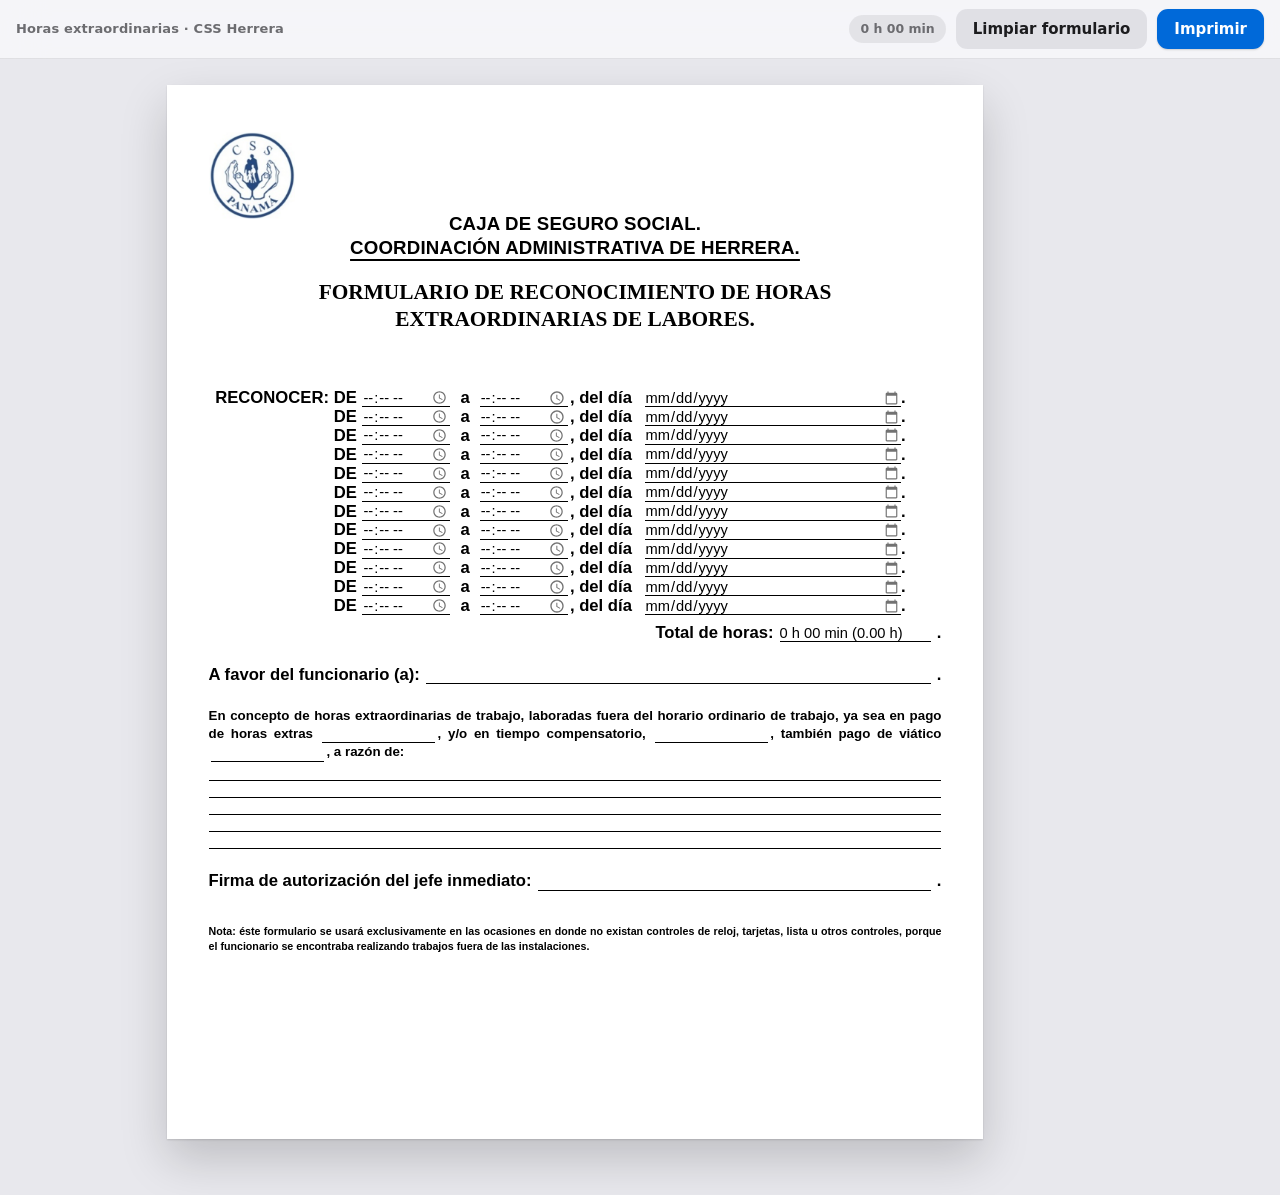
<file: index.html>
<!DOCTYPE html>
<html lang="es-PA">
<head>
<meta charset="utf-8">
<meta name="viewport" content="width=device-width, initial-scale=1, viewport-fit=cover">
<meta name="description" content="Formulario de Reconocimiento de Horas Extraordinarias de Labores — Caja de Seguro Social, Coordinación Administrativa de Herrera, Panamá.">
<title>Formulario de Reconocimiento de Horas Extraordinarias de Labores — CSS</title>
<link rel="stylesheet" href="css/estilos.css">
</head>
<body>

<noscript>
  <div class="aviso noscript">Este formulario necesita JavaScript activado para calcular las horas y generar la hoja imprimible.</div>
</noscript>

<!-- Barra de herramientas: SOLO pantalla, nunca se imprime -->
<header class="barra" id="barra">
  <div class="barra-titulo">Horas extraordinarias · CSS Herrera</div>
  <div class="barra-acciones">
    <span class="pildora" id="pildora-total" aria-live="polite">0 h 00 min</span>
    <button type="button" class="btn btn-secundario" id="btn-limpiar">Limpiar formulario</button>
    <button type="button" class="btn btn-primario" id="btn-imprimir">Imprimir</button>
  </div>
</header>

<!-- Escena de la hoja: SOLO pantalla (se escala en pantallas angostas) -->
<main class="zona-hoja" id="zona-hoja">
  <div class="encuadre" id="encuadre">
    <div class="escena" id="escena">
      <div class="hoja" id="hoja"><!-- se construye desde js/app.js --></div>
    </div>
  </div>
</main>

<script src="js/calculo.js"></script>
<script src="js/app.js"></script>
</body>
</html>
</file>
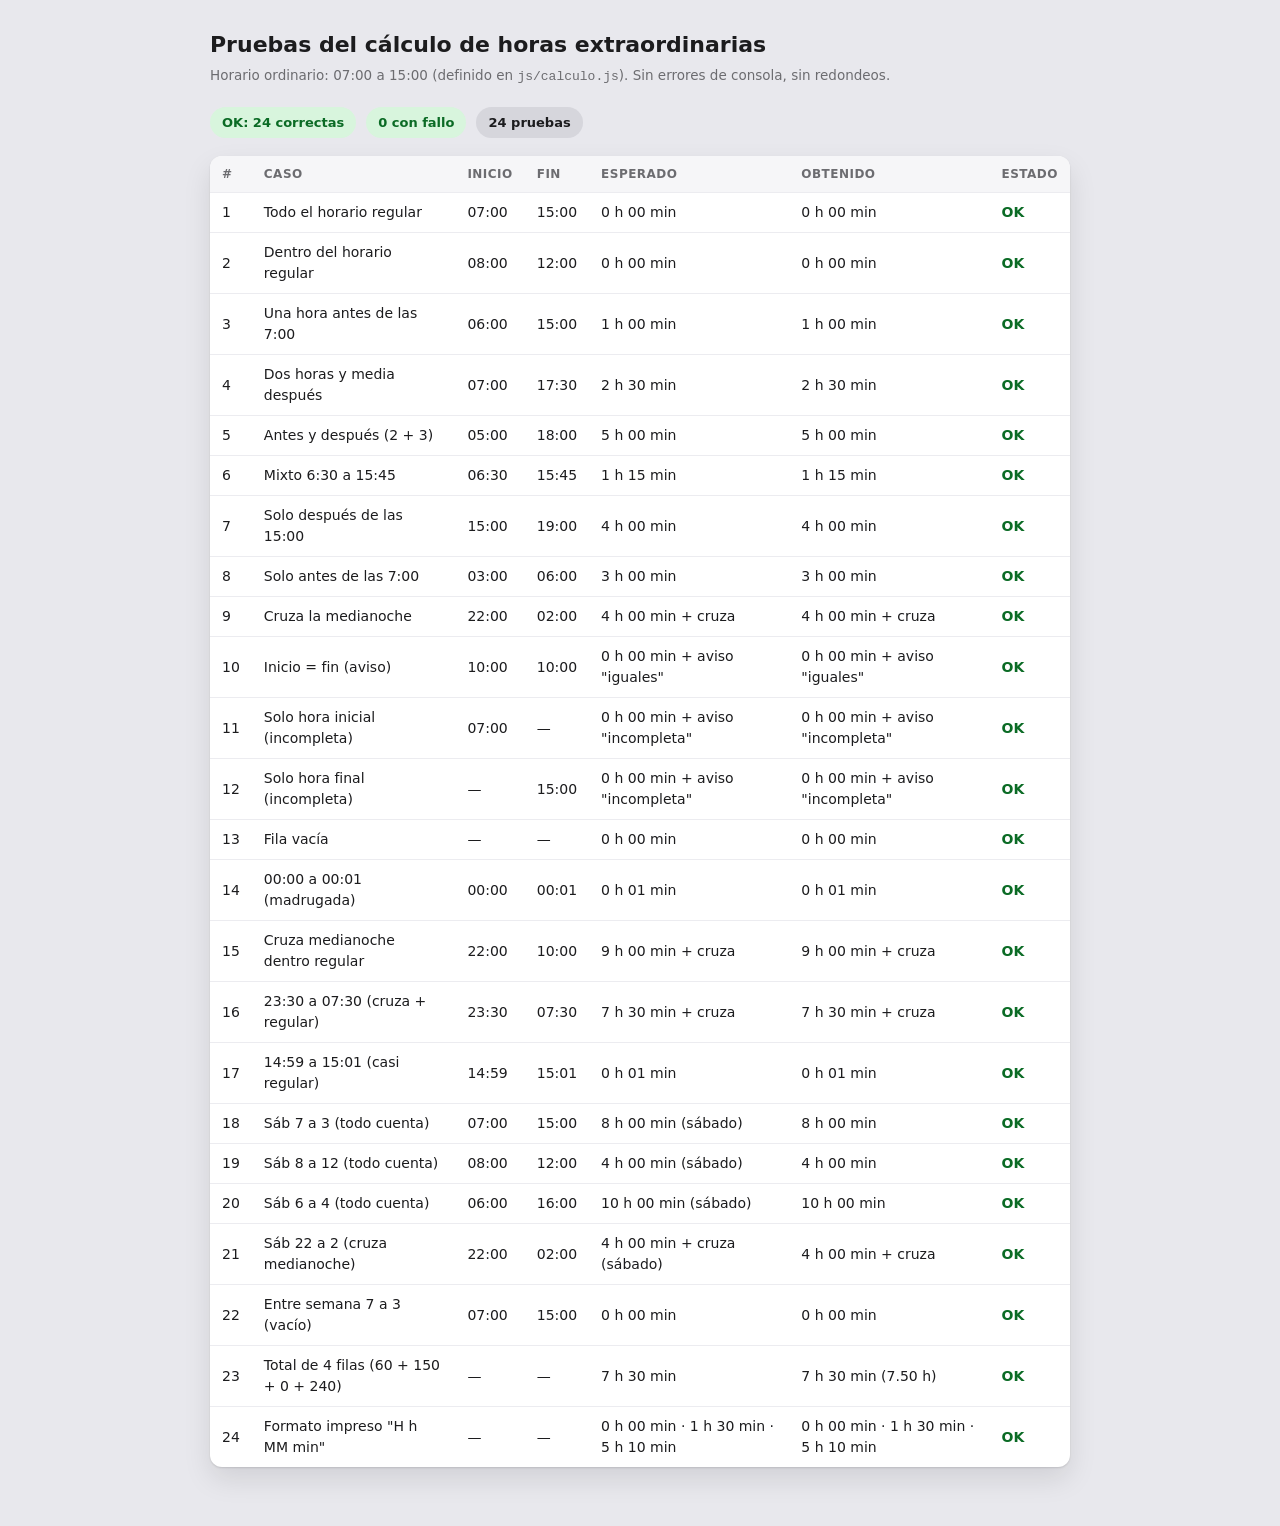
<file: tests.html>
<!DOCTYPE html>
<html lang="es-PA">
<head>
<meta charset="utf-8">
<meta name="viewport" content="width=device-width, initial-scale=1">
<title>Pruebas del cálculo — Horas Extraordinarias CSS</title>
<style>
  :root { color-scheme: light dark; }
  body {
    margin: 0; padding: 28px 18px 60px;
    font: 15px/1.5 -apple-system, BlinkMacSystemFont, "Segoe UI", system-ui, sans-serif;
    background: #e8e8ed; color: #1c1c1e;
  }
  main { max-width: 860px; margin: 0 auto; }
  h1 { font-size: 22px; margin: 0 0 4px; }
  p.sub { margin: 0 0 20px; color: #6c6c70; font-size: 13.5px; }
  .resumen { display: flex; gap: 10px; flex-wrap: wrap; margin-bottom: 18px; }
  .pildora { padding: 6px 12px; border-radius: 999px; font-weight: 600; font-size: 13px;
             background: rgba(120,120,128,.16); }
  .pildora.ok { background: #d8f5dd; color: #0b6b25; }
  .pildora.fallo { background: #ffe0dd; color: #a4181a; }
  table { width: 100%; border-collapse: collapse; background: #fff; border-radius: 12px;
          overflow: hidden; box-shadow: 0 1px 2px rgba(0,0,0,.12), 0 12px 28px rgba(0,0,0,.10); }
  th, td { padding: 9px 12px; text-align: left; font-size: 14px; border-bottom: 1px solid #ececf0; }
  th { background: #f6f6f8; font-size: 12px; text-transform: uppercase; letter-spacing: .04em; color: #6c6c70; }
  tr:last-child td { border-bottom: 0; }
  td.num { font-variant-numeric: tabular-nums; }
  .ok { color: #0b6b25; font-weight: 700; }
  .fallo { color: #a4181a; font-weight: 700; }
  code { font-family: ui-monospace, Consolas, monospace; font-size: 13px; }
  @media (prefers-color-scheme: dark) {
    body { background: #1c1c1e; color: #f5f5f7; }
    p.sub { color: #a1a1a6; }
    table { background: #2c2c2e; box-shadow: none; }
    th { background: #3a3a3c; color: #c7c7cc; }
    th, td { border-bottom-color: #3a3a3c; }
    .pildora.ok { background: #103b1c; color: #6ee787; }
    .pildora.fallo { background: #4a1512; color: #ff8a84; }
    .ok { color: #6ee787; } .fallo { color: #ff8a84; }
  }
</style>
</head>
<body>
<main>
  <h1>Pruebas del cálculo de horas extraordinarias</h1>
  <p class="sub">Horario ordinario: 07:00 a 15:00 (definido en <code>js/calculo.js</code>). Sin errores de consola, sin redondeos.</p>
  <div class="resumen" id="resumen"></div>
  <table>
    <thead>
      <tr><th>#</th><th>Caso</th><th>Inicio</th><th>Fin</th><th>Esperado</th><th>Obtenido</th><th>Estado</th></tr>
    </thead>
    <tbody id="cuerpo"></tbody>
  </table>
</main>

<script src="js/calculo.js"></script>
<script>
(function () {
  "use strict";
  var C = window.CalculoHoras;
  var cuerpo = document.getElementById("cuerpo");
  var resumen = document.getElementById("resumen");
  var html = "", n = 0, ok = 0, fallos = 0;

  function min(h, m) { return h * 60 + m; }

  function agregar(nombre, inicio, fin, esperado, opciones) {
    n++;
    opciones = opciones || {};
    var r = C.calcularMinutosExtra(inicio, fin, undefined, undefined, !!opciones.sabado);
    var correcto = (r.minutos === esperado);
    if (opciones.aviso !== undefined) {
      correcto = correcto && (r.aviso === opciones.aviso);
    }
    if (opciones.cruza !== undefined) {
      correcto = correcto && (r.cruzaMedianoche === opciones.cruza);
    }
    correcto ? ok++ : fallos++;
    var esperadoTxt = C.formatearDuracion(esperado) +
      (opciones.aviso ? " + aviso \"" + opciones.aviso + "\"" : "") +
      (opciones.cruza ? " + cruza" : "") +
      (opciones.sabado ? " (sábado)" : "");
    html += "<tr>" +
      "<td class='num'>" + n + "</td>" +
      "<td>" + nombre + "</td>" +
      "<td class='num'>" + (inicio || "—") + "</td>" +
      "<td class='num'>" + (fin || "—") + "</td>" +
      "<td class='num'>" + esperadoTxt + "</td>" +
      "<td class='num'>" + C.formatearDuracion(r.minutos) +
        (r.aviso ? " + aviso \"" + r.aviso + "\"" : "") +
        (r.cruzaMedianoche ? " + cruza" : "") + "</td>" +
      "<td class='" + (correcto ? "ok" : "fallo") + "'>" + (correcto ? "OK" : "FALLO") + "</td>" +
      "</tr>";
  }

  /* --- Casos pedidos ------------------------------------------------- */
  agregar("Todo el horario regular",        "07:00", "15:00", 0);
  agregar("Dentro del horario regular",     "08:00", "12:00", 0);
  agregar("Una hora antes de las 7:00",     "06:00", "15:00", min(1, 0));
  agregar("Dos horas y media después",      "07:00", "17:30", min(2, 30));
  agregar("Antes y después (2 + 3)",        "05:00", "18:00", min(5, 0));
  agregar("Mixto 6:30 a 15:45",             "06:30", "15:45", min(1, 15));
  agregar("Solo después de las 15:00",      "15:00", "19:00", min(4, 0));
  agregar("Solo antes de las 7:00",         "03:00", "06:00", min(3, 0));
  agregar("Cruza la medianoche",            "22:00", "02:00", min(4, 0), { cruza: true });
  agregar("Inicio = fin (aviso)",           "10:00", "10:00", 0, { aviso: "iguales" });

  /* --- Casos extra de borde ------------------------------------------ */
  agregar("Solo hora inicial (incompleta)", "07:00", "",       0, { aviso: "incompleta" });
  agregar("Solo hora final (incompleta)",   "",      "15:00",  0, { aviso: "incompleta" });
  agregar("Fila vacía",                     "",      "",       0);
  agregar("00:00 a 00:01 (madrugada)",      "00:00", "00:01",  1);
  agregar("Cruza medianoche dentro regular","22:00", "10:00",  min(9, 0), { cruza: true });
  agregar("23:30 a 07:30 (cruza + regular)","23:30", "07:30",  min(7, 30), { cruza: true });
  agregar("14:59 a 15:01 (casi regular)",   "14:59", "15:01",  1);

  /* --- Sábado: todas las horas trabajadas cuentan como extra --------- */
  agregar("Sáb 7 a 3 (todo cuenta)",          "07:00", "15:00",  min(8, 0),  { sabado: true });
  agregar("Sáb 8 a 12 (todo cuenta)",         "08:00", "12:00",  min(4, 0),  { sabado: true });
  agregar("Sáb 6 a 4 (todo cuenta)",          "06:00", "16:00",  min(10, 0), { sabado: true });
  agregar("Sáb 22 a 2 (cruza medianoche)",    "22:00", "02:00",  min(4, 0),  { sabado: true, cruza: true });
  /* Entre semana con misma fecha vacía: se mantiene la regla 7–3 */
  agregar("Entre semana 7 a 3 (vacío)",       "07:00", "15:00",  0);

  /* --- Total de varias filas ---------------------------------------- */
  n++;
  var varias = [
    C.calcularMinutosExtra("06:00", "15:00"),   /* 60   */
    C.calcularMinutosExtra("07:00", "17:30"),   /* 150  */
    C.calcularMinutosExtra("08:00", "12:00"),   /* 0    */
    C.calcularMinutosExtra("22:00", "02:00")    /* 240  */
  ];
  var total = C.sumarMinutosExtra(varias);
  var totalOk = (total === 450);
  totalOk ? ok++ : fallos++;
  html += "<tr>" +
    "<td class='num'>" + n + "</td>" +
    "<td>Total de 4 filas (60 + 150 + 0 + 240)</td>" +
    "<td class='num'>—</td><td class='num'>—</td>" +
    "<td class='num'>" + C.formatearDuracion(450) + "</td>" +
    "<td class='num'>" + C.formatearDuracion(total) + " (" + C.horasDecimales(total) + " h)</td>" +
    "<td class='" + (totalOk ? "ok" : "fallo") + "'>" + (totalOk ? "OK" : "FALLO") + "</td>" +
    "</tr>";

  /* --- Formato impreso ---------------------------------------------- */
  n++;
  var formatoOk = (C.formatearDuracion(0) === "0 h 00 min") &&
                  (C.formatearDuracion(90) === "1 h 30 min") &&
                  (C.formatearDuracion(310) === "5 h 10 min");
  formatoOk ? ok++ : fallos++;
  html += "<tr>" +
    "<td class='num'>" + n + "</td>" +
    "<td>Formato impreso \"H h MM min\"</td>" +
    "<td class='num'>—</td><td class='num'>—</td>" +
    "<td class='num'>0 h 00 min · 1 h 30 min · 5 h 10 min</td>" +
    "<td class='num'>" + C.formatearDuracion(0) + " · " + C.formatearDuracion(90) +
      " · " + C.formatearDuracion(310) + "</td>" +
    "<td class='" + (formatoOk ? "ok" : "fallo") + "'>" + (formatoOk ? "OK" : "FALLO") + "</td>" +
    "</tr>";

  cuerpo.innerHTML = html;
  resumen.innerHTML =
    "<span class='pildora " + (fallos ? "fallo" : "ok") + "'>" +
      (fallos ? "FALLO" : "OK") + ": " + ok + " correctas</span>" +
    "<span class='pildora " + (fallos ? "fallo" : "ok") + "'>" +
      fallos + " con fallo</span>" +
    "<span class='pildora'>" + n + " pruebas</span>";

  document.title = (fallos ? "FALLO" : "OK") + " — Pruebas del cálculo";
})();
</script>
</body>
</html>
</file>
<file: css/estilos.css>
/* =========================================================================
   Formulario de Reconocimiento de Horas Extraordinarias de Labores — CSS
   Pantalla + impresión (@media print). Sin frameworks, sin CDN.

   >>> PAPEL: cambia --hoja-ancho / --hoja-alto Y la regla @page de abajo
       (las dos cosas, juntas) para pasar de Carta a A4.
       Carta: 215.9mm × 279.4mm   |   A4: 210mm × 297mm
   >>> HORARIO ORDINARIO: js/calculo.js (HORA_INICIO_REGULAR / HORA_FIN_REGULAR)
   ========================================================================= */

:root {
  --hoja-ancho: 215.9mm;              /* Carta 8.5 in  — A4: 210mm   */
  --hoja-alto: 279.4mm;               /* Carta 11 in   — A4: 297mm   */

  --tinta: #000;                      /* negro puro: imprime en B/N  */
  --papel: #fff;
  --fondo: #e8e8ed;
  --fondo-oscuro: #1c1c1e;
  --cromo: rgba(248, 248, 250, 0.82);
  --cromo-borde: rgba(0, 0, 0, 0.09);
  --texto-cromo: #1c1c1e;
  --texto-tenue: #6c6c70;
  --acento: #007aff;
  --aviso: #b25000;
  --radio: 11px;
}

/* Tamaño de la hoja (debe coincidir con --hoja-ancho / --hoja-alto) */
@page {
  size: Letter portrait;
  margin: 0;
}

*, *::before, *::after { box-sizing: border-box; }

html, body {
  margin: 0;
  padding: 0;
  min-height: 100%;
}

body {
  background: var(--fondo);
  color: var(--texto-cromo);
  font-family: -apple-system, BlinkMacSystemFont, "SF Pro Text", "Segoe UI",
               system-ui, Roboto, Helvetica, Arial, sans-serif;
  font-size: 15px;
  line-height: 1.4;
  -webkit-font-smoothing: antialiased;
  -webkit-tap-highlight-color: transparent;
  text-rendering: optimizeLegibility;
}

::selection { background: rgba(0, 122, 255, 0.22); }

/* =========================== BARRA (solo pantalla) ===================== */

.barra {
  position: sticky;
  top: 0;
  z-index: 30;
  display: flex;
  align-items: center;
  justify-content: space-between;
  gap: 12px;
  padding: calc(9px + env(safe-area-inset-top, 0px)) 16px 9px;
  background: var(--cromo);
  -webkit-backdrop-filter: blur(22px) saturate(180%);
  backdrop-filter: blur(22px) saturate(180%);
  border-bottom: 1px solid var(--cromo-borde);
}

.barra-titulo {
  font-size: 13px;
  font-weight: 600;
  letter-spacing: 0.01em;
  color: var(--texto-tenue);
  white-space: nowrap;
}

.barra-acciones {
  display: flex;
  align-items: center;
  gap: 10px;
  margin-left: auto;
}

.pildora {
  font-size: 12.5px;
  font-weight: 600;
  font-variant-numeric: tabular-nums;
  color: var(--texto-tenue);
  background: rgba(120, 120, 128, 0.14);
  border-radius: 999px;
  padding: 5px 11px;
  white-space: nowrap;
}

.btn {
  font-family: inherit;
  font-size: 15px;
  font-weight: 600;
  line-height: 1;
  height: 40px;
  padding: 0 17px;
  border: 0;
  border-radius: var(--radio);
  cursor: pointer;
  white-space: nowrap;
  transition: transform 100ms ease-out, opacity 100ms ease-out,
              background-color 150ms ease, box-shadow 150ms ease;
}
.btn:active { transform: scale(0.97); opacity: 0.85; }
.btn:focus-visible { outline: 2px solid var(--acento); outline-offset: 2px; }

.btn-primario {
  background: #0069d9;                   /* blanco sobre este azul: 4.7:1 */
  color: #fff;
  box-shadow: 0 1px 2px rgba(0, 0, 0, 0.16);
}
.btn-primario:hover { background: #0057bd; }

.btn-secundario {
  background: rgba(120, 120, 128, 0.16);
  color: var(--texto-cromo);
}
.btn-secundario:hover { background: rgba(120, 120, 128, 0.24); }

/* ========================= ZONA DE LA HOJA ============================= */

.zona-hoja {
  display: flex;
  justify-content: center;
  align-items: flex-start;
  padding: 26px 16px 56px;
  min-height: calc(100vh - 58px);
}

.encuadre { margin: 0 auto; }               /* tamaño lo pone app.js */

.escena {
  transform-origin: top left;
  transition: transform 180ms cubic-bezier(0.22, 0.61, 0.36, 1);
  will-change: transform;
}

/* ------------------------------- LA HOJA ------------------------------ */

.hoja {
  position: relative;                       /* ancla del riel de avisos */
  width: var(--hoja-ancho);
  height: calc(var(--hoja-alto) - 0.5mm);   /* 0.5mm menos: evita hoja 2 */
  padding: 10mm 11mm 8mm;                   /* márgenes seguros: ≥10mm   */
  background: var(--papel);
  color: var(--tinta);
  font-family: Arial, Helvetica, sans-serif;
  box-shadow: 0 1px 2px rgba(0, 0, 0, 0.14), 0 20px 44px rgba(0, 0, 0, 0.18);
}

/* Reparto vertical de TODA la hoja (suma 100 fr) */
.impresion {
  display: grid;
  grid-template-rows: 27fr 23fr 3.5fr 5fr 6.5fr 11fr 4.5fr 8.5fr 11fr;
  height: 100%;
}
.impresion > * { min-height: 0; }

/* ---------------------------- 1. ENCABEZADO --------------------------- */

.b-encabezado { position: relative; }

.logo {
  position: absolute;
  left: 0;
  top: 2.5mm;
  width: 23mm;
  height: 23mm;
  object-fit: contain;                      /* nunca deforma el sello */
}
.logo-ausente { visibility: hidden; }       /* conserva el espacio */

.centrado { padding-top: 23.5mm; text-align: center; }

.org {
  margin: 0;
  font: bold 14pt/1.25 Arial, Helvetica, sans-serif;
  letter-spacing: 0.01em;
}
.org.sub {
  margin-top: 0.4mm;
  text-decoration: underline;
  text-underline-offset: 1.2mm;
  text-decoration-thickness: 0.5mm;
}

.titulo {
  margin: 5mm 0 0;
  font: bold 16pt/1.3 "Times New Roman", Times, serif;
}
.titulo span { display: block; }

/* ------------------------ 2. LAS 12 FILAS ----------------------------- */

.b-filas {
  display: grid;
  grid-template-rows: repeat(12, 1fr);
}

.fila {
  display: grid;
  /* etiqueta | hora inicial | a | hora final | ", del día" | fecha | punto */
  grid-template-columns: 21% 12% 4% 12% 10.5% 35% 5.5%;
  align-items: center;
}

.c-etiqueta {
  padding-right: 1.5mm;
  text-align: right;
  white-space: nowrap;
  font: bold 12.5pt/1 Arial, Helvetica, sans-serif;
}
.c-a { text-align: center; font: bold 12.5pt/1 Arial, Helvetica, sans-serif; }
.c-deldia { padding-left: 0.6mm; white-space: nowrap; font: bold 12.5pt/1 Arial, Helvetica, sans-serif; }
.c-punto { font: bold 12.5pt/1 Arial, Helvetica, sans-serif; }

/* ------------------------ CAMPOS SUBRAYADOS --------------------------- */

.campo {
  display: flex;
  align-items: flex-end;
  height: 4.7mm;
  min-width: 0;
  border-bottom: 1.3px solid var(--tinta);  /* la línea es del contenedor */
}

.campo input {
  flex: 1 1 auto;
  width: 100%;
  min-width: 0;
  height: 100%;
  margin: 0;
  padding: 0;
  border: 0;
  background: transparent;
  color: var(--tinta);
  font: 400 11pt/1 Arial, Helvetica, sans-serif;
  font-variant-numeric: tabular-nums;
  white-space: nowrap;
  -webkit-appearance: none;
  appearance: none;
  caret-color: var(--acento);
}
.campo input:focus { outline: none; }
.campo:focus-within {
  outline: 2px solid rgba(0, 122, 255, 0.5);
  outline-offset: 2px;
  border-radius: 2px;
}

.campo input::-webkit-calendar-picker-indicator { cursor: pointer; opacity: 0.55; }
.campo input::-webkit-calendar-picker-indicator:hover { opacity: 0.9; }
.campo input::-webkit-inner-spin-button,
.campo input::-webkit-clear-button { -webkit-appearance: none; display: none; }

/* Espejos: solo se ven al imprimir */
.espejo {
  display: none;
  font: 400 11pt/1 Arial, Helvetica, sans-serif;
  font-variant-numeric: tabular-nums;
  white-space: nowrap;                /* nunca debe partirse en dos renglones */
  flex: 0 0 auto;
}

/* ------------------- 3. TOTAL DE HORAS (calculado) -------------------- */

.b-total {
  display: flex;
  align-items: center;
  justify-content: flex-end;
  gap: 1.6mm;
}
.campo-total { width: 40mm; }
.campo-total input { cursor: default; }

.etiqueta-campo { font: bold 12.5pt/1 Arial, Helvetica, sans-serif; white-space: nowrap; }

/* ------------------- 4. A FAVOR DEL FUNCIONARIO ----------------------- */

.b-favor {
  display: flex;
  align-items: center;
  gap: 1.6mm;
}
.campo-largo { flex: 1 1 auto; }

/* -------------------------- 5. PÁRRAFO -------------------------------- */

.b-parrafo { align-self: start; }

.parrafo {
  margin: 2mm 0 0;
  font: bold 10pt/1.36 Arial, Helvetica, sans-serif;
  text-align: justify;
  text-justify: inter-word;
}

.campo-inline {
  display: inline-flex;
  align-items: flex-end;
  vertical-align: bottom;
  width: 30mm;
  height: 4.4mm;
  margin: 0 0.6mm;
  border-bottom: 1.3px solid var(--tinta);
}
.campo-inline input {
  width: 100%;
  height: 100%;
  margin: 0;
  padding: 0;
  border: 0;
  background: transparent;
  color: var(--tinta);
  font: 400 10pt/1 Arial, Helvetica, sans-serif;
  -webkit-appearance: none;
  appearance: none;
  caret-color: var(--acento);
}
.campo-inline input:focus { outline: none; }
.campo-inline:focus-within {
  outline: 2px solid rgba(0, 122, 255, 0.5);
  outline-offset: 2px;
  border-radius: 2px;
}

/* ------------------- 6. MOTIVO (5 líneas rayadas) --------------------- */

.b-motivo { align-self: start; }

.lineas {
  --periodo-rayas: 17px;   /* píxel entero: las 5 rayas se ven idénticas en cualquier zoom */
  display: block;
  width: 100%;
  margin: 0;
  padding: 0;
  border: 0;
  font: 400 11pt/1 Arial, Helvetica, sans-serif;
  line-height: var(--periodo-rayas);
  color: var(--tinta);
  background-color: transparent;
  background-image: repeating-linear-gradient(
    to bottom,
    transparent 0,
    transparent calc(var(--periodo-rayas) - 1px),
    var(--tinta) calc(var(--periodo-rayas) - 1px),
    var(--tinta) var(--periodo-rayas)
  );
}

textarea.lineas {
  height: calc(var(--periodo-rayas) * 5);
  resize: none;
  overflow-y: auto;
  overflow-x: hidden;
  scrollbar-width: none;
  outline: none;
  caret-color: var(--acento);
  background-attachment: local;             /* las rayas siguen al texto */
}
textarea.lineas::-webkit-scrollbar { width: 0; height: 0; }
textarea.lineas:focus { outline: 2px solid rgba(0, 122, 255, 0.5); outline-offset: 2px; }

.espejo-lineas { display: none; white-space: pre-wrap; overflow-wrap: break-word; height: calc(var(--periodo-rayas) * 5); }

/* ------------------------- 7. FIRMA (a mano) -------------------------- */

.b-firma {
  display: flex;
  align-items: center;
  gap: 1.6mm;
  align-self: start;
}
.campo-firma { flex: 1 1 auto; height: 5mm; }  /* vacío: NO es editable */

/* ---------------------------- 8. NOTA --------------------------------- */

.b-nota { align-self: start; padding-top: 2mm; }
.nota {
  margin: 0;
  font: bold 8pt/1.35 Arial, Helvetica, sans-serif;
  text-align: justify;
  text-justify: inter-word;
}

.b-hueco { }                                  /* espacio libre inferior */

/* ------------------ RIEL DE ETIQUETAS (solo pantalla) ------------------ */

.riel {
  position: absolute;
  left: calc(100% + 2.5mm);
  width: 32mm;
  display: grid;
  grid-template-rows: repeat(12, 1fr);
  font-family: -apple-system, BlinkMacSystemFont, "Segoe UI", system-ui, sans-serif;
  pointer-events: none;
}

.tag {
  display: flex;
  align-items: center;
  padding-left: 3mm;
  font-size: 9.5px;
  font-weight: 600;
  font-variant-numeric: tabular-nums;
  line-height: 1.1;
  white-space: nowrap;
  color: var(--texto-tenue);
}
.tag--extra { color: #0a84ff; }
.tag--cruza { color: #5e5ce6; }
.tag--aviso { color: var(--aviso); }

/* --------------------------- AVISOS (no imprimen) --------------------- */

.aviso {
  margin: 1.2mm 0 0;
  font-family: -apple-system, BlinkMacSystemFont, "Segoe UI", system-ui, sans-serif;
  font-size: 10px;
  font-weight: 600;
  color: var(--aviso);
}
.aviso[hidden] { display: none; }
.noscript {
  margin: 12px;
  padding: 12px 14px;
  background: #fff4e5;
  border: 1px solid #f0c48a;
  border-radius: 8px;
  color: #7a3d00;
}

/* ============================ RESPONSIVE ============================== */

@media (max-width: 760px) {
  .barra-titulo { display: none; }
  .zona-hoja { padding: 14px 8px 40px; }
  .btn { height: 44px; padding: 0 15px; font-size: 14.5px; }
}

@media (max-width: 430px) {
  .pildora { display: none; }
  .barra { padding-left: 10px; padding-right: 10px; }
  .barra-acciones { gap: 8px; width: 100%; }
  .btn-secundario { flex: 1 1 auto; }
}

/* ============================ MODO OSCURO ============================= */

@media (prefers-color-scheme: dark) {
  body { background: var(--fondo-oscuro); color: #f5f5f7; }
  .barra {
    background: rgba(30, 30, 32, 0.8);
    border-bottom-color: rgba(255, 255, 255, 0.12);
  }
  .barra-titulo, .pildora { color: #c7c7cc; }
  .pildora { background: rgba(120, 120, 128, 0.24); }
  .btn-secundario { background: rgba(120, 120, 128, 0.3); color: #f5f5f7; }
  .btn-secundario:hover { background: rgba(120, 120, 128, 0.4); }
  .hoja { box-shadow: 0 1px 2px rgba(0, 0, 0, 0.5), 0 24px 48px rgba(0, 0, 0, 0.55); }
  .tag--extra { color: #64b5ff; }
  .tag--cruza { color: #9d9aff; }
  .tag--aviso { color: #ffab70; }
}

/* ========================= MOVIMIENTO REDUCIDO ======================== */

@media (prefers-reduced-motion: reduce) {
  .escena { transition: none !important; }
  .btn { transition: none; }
  * { animation-duration: 0.001ms !important; }
}

/* ======================================================================
   IMPRESIÓN — Ctrl+P: Escala 100%, Márgenes: Ninguno
   ====================================================================== */

@media print {
  html, body {
    margin: 0 !important;
    padding: 0 !important;
    background: #fff !important;
    color: #000 !important;
    height: auto !important;
    min-height: 0 !important;
  }

  /* Nada de interfaz en el papel */
  .barra,
  .riel,
  .aviso,
  .noscript,
  .tag { display: none !important; }

  .zona-hoja {
    display: block !important;
    padding: 0 !important;
    min-height: 0 !important;
  }
  .encuadre { width: auto !important; height: auto !important; margin: 0 !important; }
  .escena { transform: none !important; transition: none !important; width: auto !important; will-change: auto; }

  .hoja {
    margin: 0 !important;
    width: var(--hoja-ancho);
    height: calc(var(--hoja-alto) - 0.5mm);
    box-shadow: none !important;
    border-radius: 0 !important;
    break-inside: avoid;
    page-break-inside: avoid;
    overflow: visible !important;
  }

  /* Los inputs desaparecen: manda el espejo con el valor formateado */
  .campo input,
  .campo-inline input,
  textarea.lineas { display: none !important; }

  .espejo { display: inline !important; }
  .espejo-lineas { display: block !important; }

  .campo:focus-within,
  .campo-inline:focus-within,
  textarea.lineas:focus { outline: none !important; }

  .campo,
  .campo-inline,
  .campo-firma,
  .lineas { border-color: #000 !important; }

  /* Sin íconos ni spinners de los controles nativos */
  input::-webkit-calendar-picker-indicator,
  input::-webkit-inner-spin-button,
  input::-webkit-clear-button,
  input::-webkit-outer-spin-button { display: none !important; -webkit-appearance: none !important; }

  .parrafo, .nota, .org, .titulo, .c-etiqueta, .c-a, .c-deldia, .c-punto,
  .etiqueta-campo, .espejo, .espejo-lineas {
    color: #000 !important;
    -webkit-print-color-adjust: exact;
    print-color-adjust: exact;
  }

  * {
    -webkit-print-color-adjust: exact;
    print-color-adjust: exact;
  }
}
</file>
